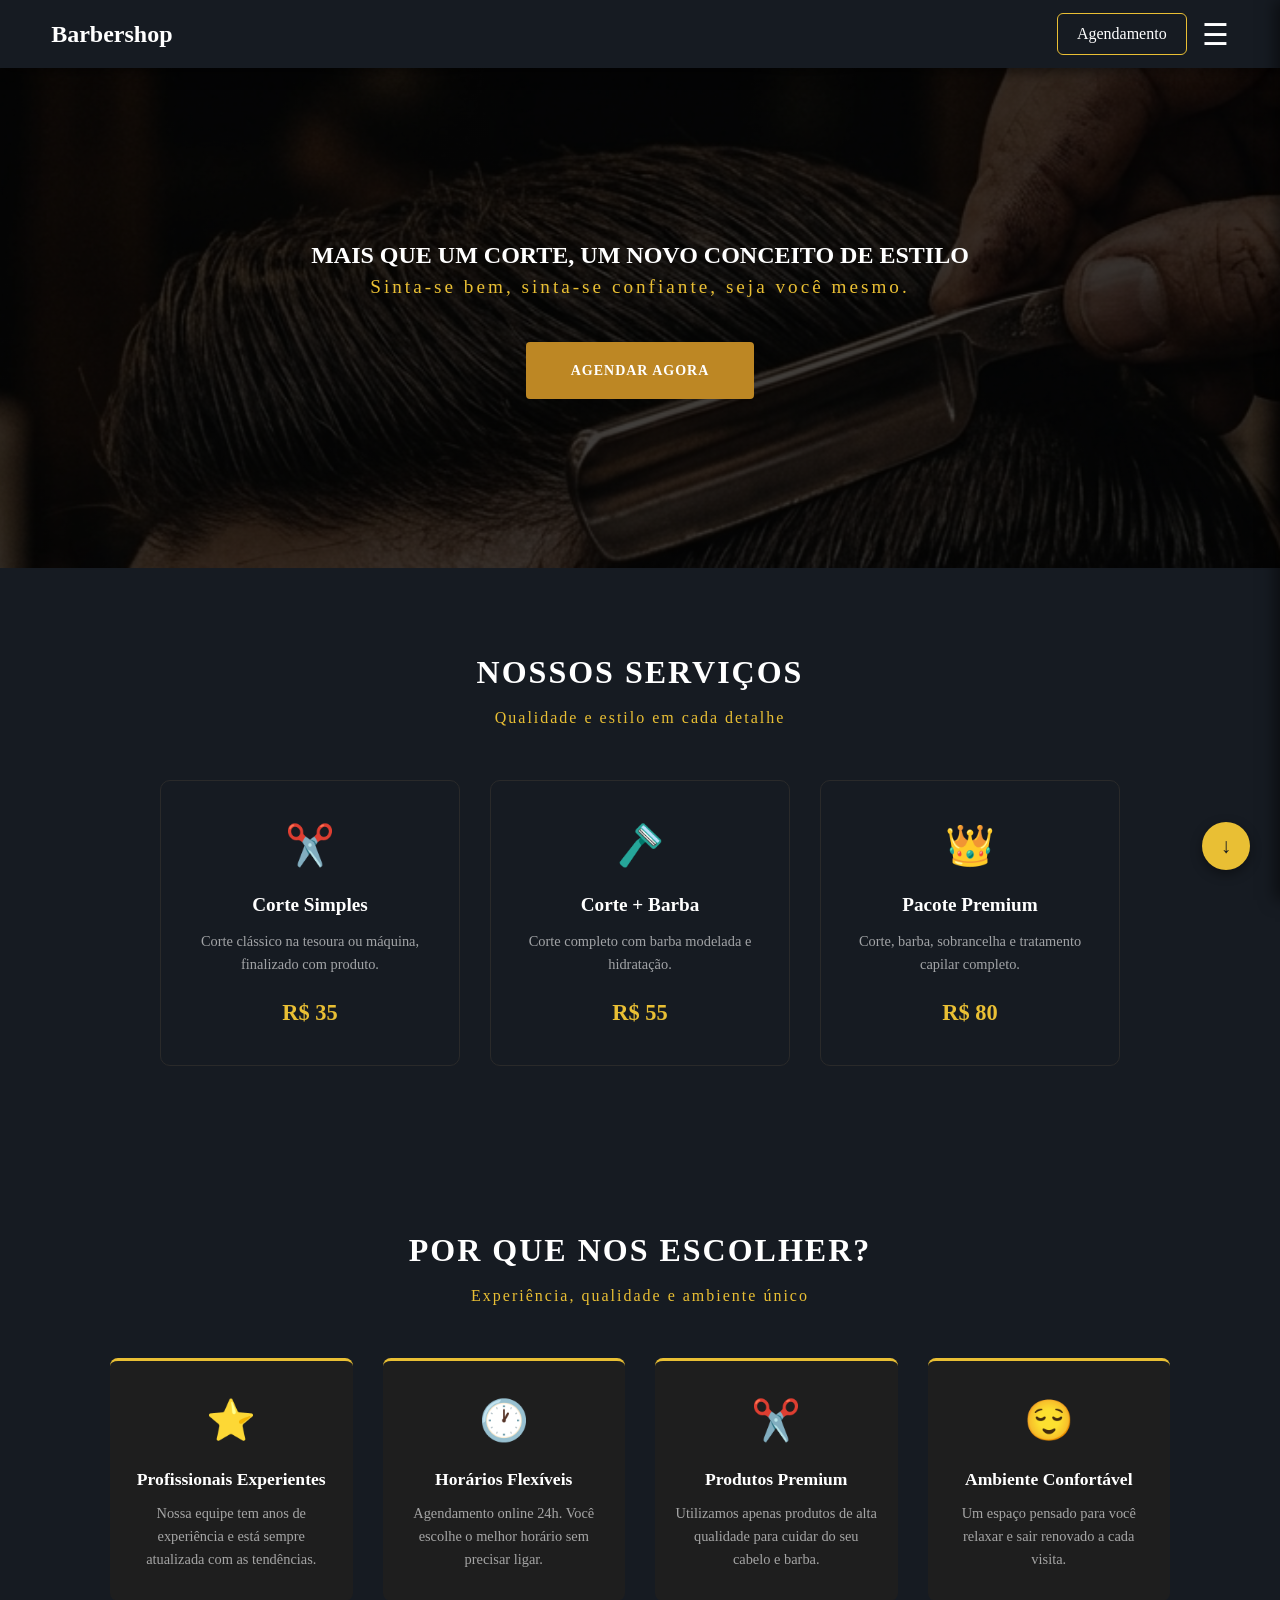
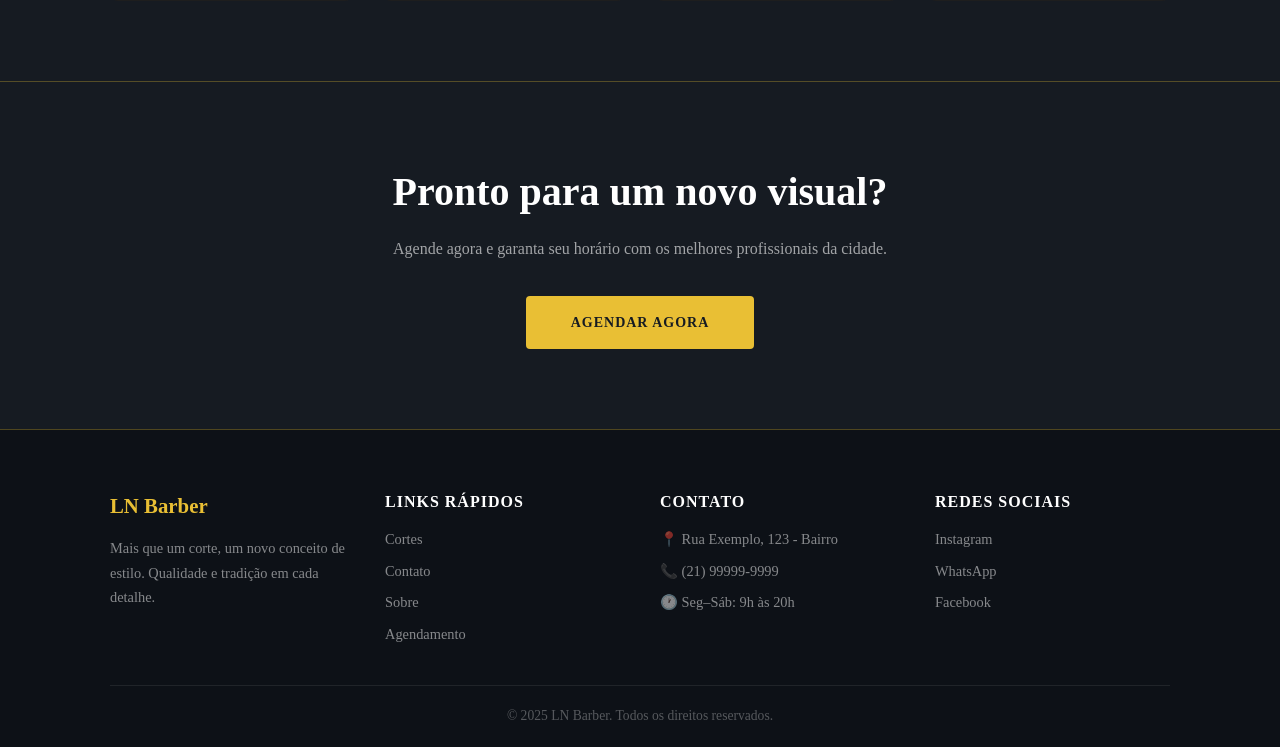
<file: index.html>
<!DOCTYPE html>
<html lang="pt-br">
<head>
    <meta charset="UTF-8">
    <meta name="viewport" content="width=device-width, initial-scale=1.0">
    <link rel="stylesheet" href="global.css">
    <title>LNBarber</title>
</head>
<body>
    <aside id="menu" class="menu">
        <div class="menu-header">
            <button id="fecharmenu" class="fecharmenu">
                ×
            </button>
        </div>

        <nav class="menu-links">
            <a href="agendamento.html">Agendamento</a>
            <a href="cortes.html">Cortes</a>
            <a href="contato.html">Contato</a>
            <a href="sobre.html">Sobre</a>
        </nav>
    </aside>
    <div id="overlay-menu" class="overlay-menu">
        
    </div>
    <header>
        <nav class="navbar">
            <a href="index.html"><h1 id="logo">Barbershop</h1></a>
            <div style="display: flex; align-items: center; gap: 15px;">
                <a class="agendamento" href="login.html">Agendamento</a>
                <button id="openMenu" class="btn-abrir-menu">☰</button>
            </div>
        </nav>
    </header>

    <main>
        <section class="hero">
            <div class="hero-content">
                <h2>MAIS QUE UM CORTE, UM NOVO CONCEITO DE ESTILO</h2>
                <p>Sinta-se bem, sinta-se confiante, seja você mesmo.</p>
                <a href="login.html" class="btn-agendar-hero">AGENDAR AGORA</a>
            </div>
        </section>

        <section class="servicos">
            <div class="container">
                <h2 class="titulo-secao">Nossos Serviços</h2>
                <p class="subtitulo-secao">Qualidade e estilo em cada detalhe</p>

                <div class="cards-servicos">

                <div class="card-servico">
                    <div class="card-icone">✂️</div>
                    <h3>Corte Simples</h3>
                    <p>Corte clássico na tesoura ou máquina, finalizado com produto.</p>
                    <span class="preco">R$ 35</span>
                </div>

                <div class="card-servico">
                    <div class="card-icone">🪒</div>
                    <h3>Corte + Barba</h3>
                    <p>Corte completo com barba modelada e hidratação.</p>
                    <span class="preco">R$ 55</span>
                </div>

                <div class="card-servico">
                    <div class="card-icone">👑</div>
                    <h3>Pacote Premium</h3>
                    <p>Corte, barba, sobrancelha e tratamento capilar completo.</p>
                    <span class="preco">R$ 80</span>
                </div>

                </div>
            </div>
        </section>

        <section class="diferenciais">
            <div class="container">
                <h2 class="titulo-secao">Por que nos escolher?</h2>
                <p class="subtitulo-secao">Experiência, qualidade e ambiente único</p>

                <div class="grid-diferenciais">

                <div class="diferencial-item">
                    <span class="diferencial-icone">⭐</span>
                    <h3>Profissionais Experientes</h3>
                    <p>Nossa equipe tem anos de experiência e está sempre atualizada com as tendências.</p>
                </div>

                <div class="diferencial-item">
                    <span class="diferencial-icone">🕐</span>
                    <h3>Horários Flexíveis</h3>
                    <p>Agendamento online 24h. Você escolhe o melhor horário sem precisar ligar.</p>
                </div>

                <div class="diferencial-item">
                    <span class="diferencial-icone">✂️</span>
                    <h3>Produtos Premium</h3>
                    <p>Utilizamos apenas produtos de alta qualidade para cuidar do seu cabelo e barba.</p>
                </div>

                <div class="diferencial-item">
                    <span class="diferencial-icone">😌</span>
                    <h3>Ambiente Confortável</h3>
                    <p>Um espaço pensado para você relaxar e sair renovado a cada visita.</p>
                </div>

                </div>
            </div>
        </section>

        <section class="cta">
            <div class="container">
                <h2>Pronto para um novo visual?</h2>
                <p>Agende agora e garanta seu horário com os melhores profissionais da cidade.</p>
                <a href="login.html" class="btn-cta">AGENDAR AGORA</a>
            </div>
        </section>
    </main>

    <footer class="rodape">
        <div class="container">

            <div class="rodape-grid">

            <div class="rodape-coluna">
                <h3>LN Barber</h3>
                <p>Mais que um corte, um novo conceito de estilo. Qualidade e tradição em cada detalhe.</p>
            </div>

            <div class="rodape-coluna">
                <h4>Links Rápidos</h4>
                <ul>
                <li><a href="cortes.html">Cortes</a></li>
                <li><a href="contato.html">Contato</a></li>
                <li><a href="sobre.html">Sobre</a></li>
                <li><a href="login.html">Agendamento</a></li>
                </ul>
            </div>

            <div class="rodape-coluna">
                <h4>Contato</h4>
                <ul>
                <li>📍 Rua Exemplo, 123 - Bairro</li>
                <li>📞 (21) 99999-9999</li>
                <li>🕐 Seg–Sáb: 9h às 20h</li>
                </ul>
            </div>

            <div class="rodape-coluna">
                <h4>Redes Sociais</h4>
                <div class="redes-sociais">
                <a href="#">Instagram</a>
                <a href="#">WhatsApp</a>
                <a href="#">Facebook</a>
                </div>
            </div>

            </div>

            <div class="rodape-bottom">
            <p>© 2025 LN Barber. Todos os direitos reservados.</p>
            </div>

        </div>
    </footer>

    <button id="btn-scroll" class="btn-scroll">↓</button>

    <script src="index.js"></script>
</body>
</html>
</file>
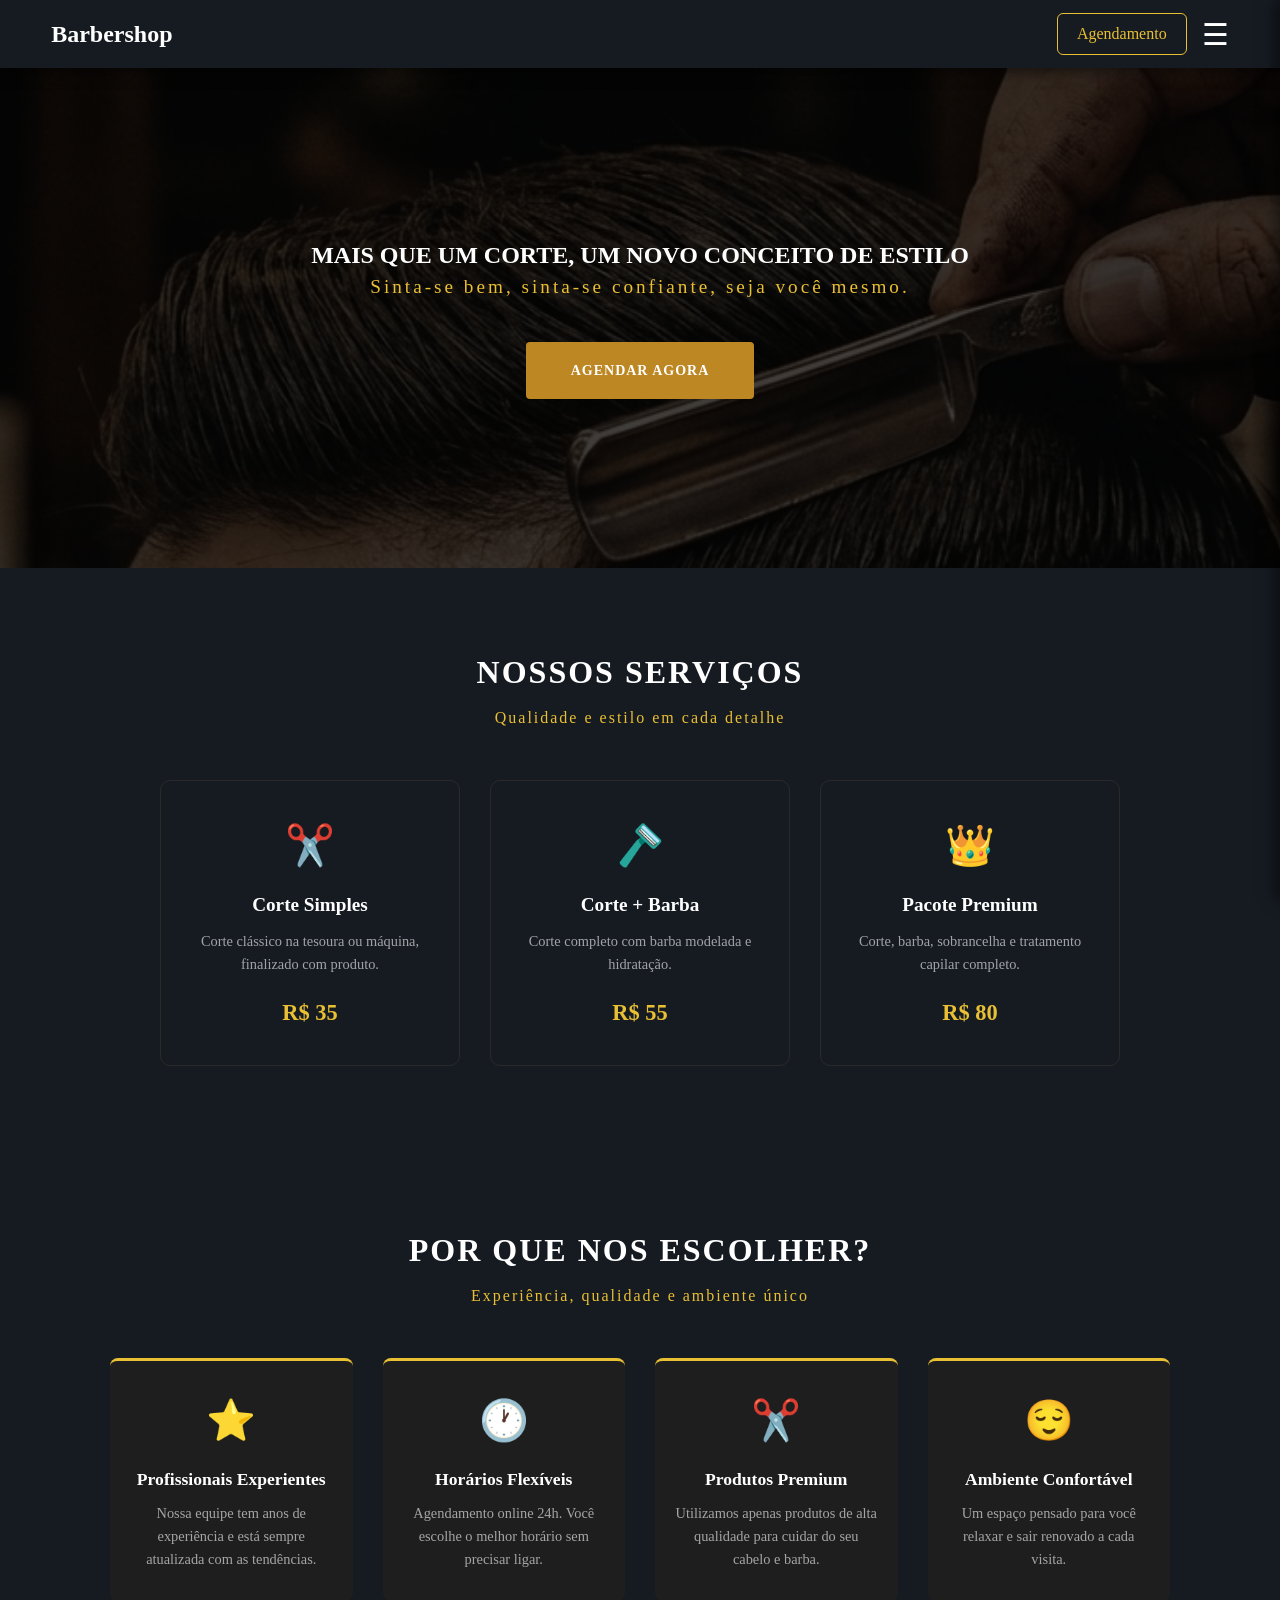
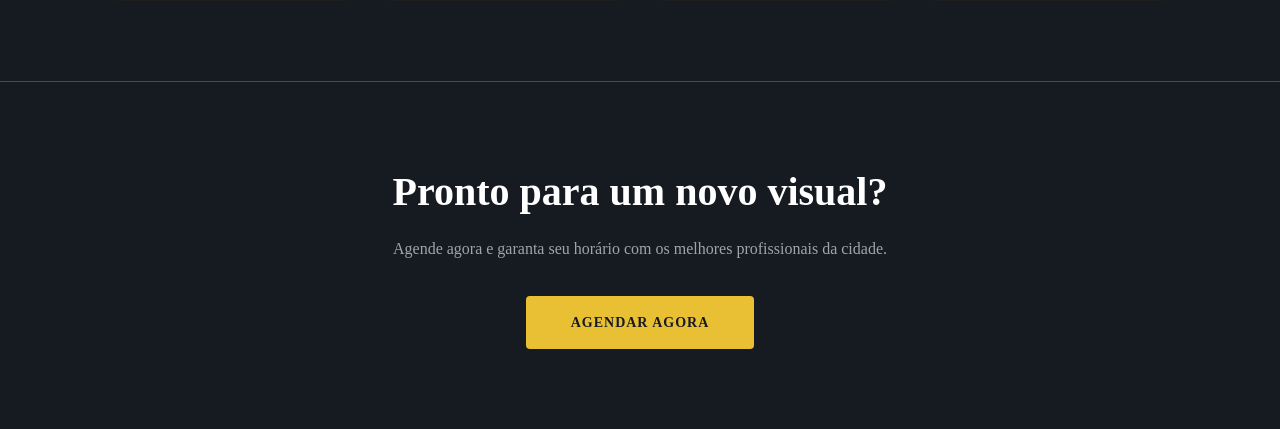
<file: front-end/index.html>
<!DOCTYPE html>
<html lang="pt-br">
<head>
    <meta charset="UTF-8">
    <meta name="viewport" content="width=device-width, initial-scale=1.0">
    <link rel="stylesheet" href="global.css">
    <title>LNBarber</title>
</head>
<body>
    <aside id="menu" class="menu">
        <div class="menu-header">
            <button id="fecharmenu" class="fecharmenu">
                ×
            </button>
        </div>

        <nav class="menu-links">
            <a href="agendamento.html">Agendamento</a>
            <a href="cortes.html">Cortes</a>
            <a href="contato.html">Contato</a>
            <a href="sobre.html">Sobre</a>
        </nav>
    </aside>
    <div id="overlay-menu" class="overlay-menu">
        
    </div>
    <header>
        <nav class="navbar">
            <h1 id="logo">Barbershop</h1>
            <div style="display: flex; align-items: center; gap: 15px;">
                <a class="agendamento" href="login.html">Agendamento</a>
                <button id="openMenu" class="btn-abrir-menu">☰</button>
            </div>
        </nav>
    </header>

    <main>
        <section class="hero">
            <div class="hero-content">
                <h2>MAIS QUE UM CORTE, UM NOVO CONCEITO DE ESTILO</h2>
                <p>Sinta-se bem, sinta-se confiante, seja você mesmo.</p>
                <a href="login.html" class="btn-agendar-hero">AGENDAR AGORA</a>
            </div>
        </section>

        <section class="servicos">
            <div class="container">
                <h2 class="titulo-secao">Nossos Serviços</h2>
                <p class="subtitulo-secao">Qualidade e estilo em cada detalhe</p>

                <div class="cards-servicos">

                <div class="card-servico">
                    <div class="card-icone">✂️</div>
                    <h3>Corte Simples</h3>
                    <p>Corte clássico na tesoura ou máquina, finalizado com produto.</p>
                    <span class="preco">R$ 35</span>
                </div>

                <div class="card-servico">
                    <div class="card-icone">🪒</div>
                    <h3>Corte + Barba</h3>
                    <p>Corte completo com barba modelada e hidratação.</p>
                    <span class="preco">R$ 55</span>
                </div>

                <div class="card-servico">
                    <div class="card-icone">👑</div>
                    <h3>Pacote Premium</h3>
                    <p>Corte, barba, sobrancelha e tratamento capilar completo.</p>
                    <span class="preco">R$ 80</span>
                </div>

                </div>
            </div>
        </section>

        <section class="diferenciais">
            <div class="container">
                <h2 class="titulo-secao">Por que nos escolher?</h2>
                <p class="subtitulo-secao">Experiência, qualidade e ambiente único</p>

                <div class="grid-diferenciais">

                <div class="diferencial-item">
                    <span class="diferencial-icone">⭐</span>
                    <h3>Profissionais Experientes</h3>
                    <p>Nossa equipe tem anos de experiência e está sempre atualizada com as tendências.</p>
                </div>

                <div class="diferencial-item">
                    <span class="diferencial-icone">🕐</span>
                    <h3>Horários Flexíveis</h3>
                    <p>Agendamento online 24h. Você escolhe o melhor horário sem precisar ligar.</p>
                </div>

                <div class="diferencial-item">
                    <span class="diferencial-icone">✂️</span>
                    <h3>Produtos Premium</h3>
                    <p>Utilizamos apenas produtos de alta qualidade para cuidar do seu cabelo e barba.</p>
                </div>

                <div class="diferencial-item">
                    <span class="diferencial-icone">😌</span>
                    <h3>Ambiente Confortável</h3>
                    <p>Um espaço pensado para você relaxar e sair renovado a cada visita.</p>
                </div>

                </div>
            </div>
        </section>

        <section class="cta">
            <div class="container">
                <h2>Pronto para um novo visual?</h2>
                <p>Agende agora e garanta seu horário com os melhores profissionais da cidade.</p>
                <a href="login.html" class="btn-cta">AGENDAR AGORA</a>
            </div>
        </section>
    </main>

    <script src="index.js"></script>
</body>
</html>
</file>
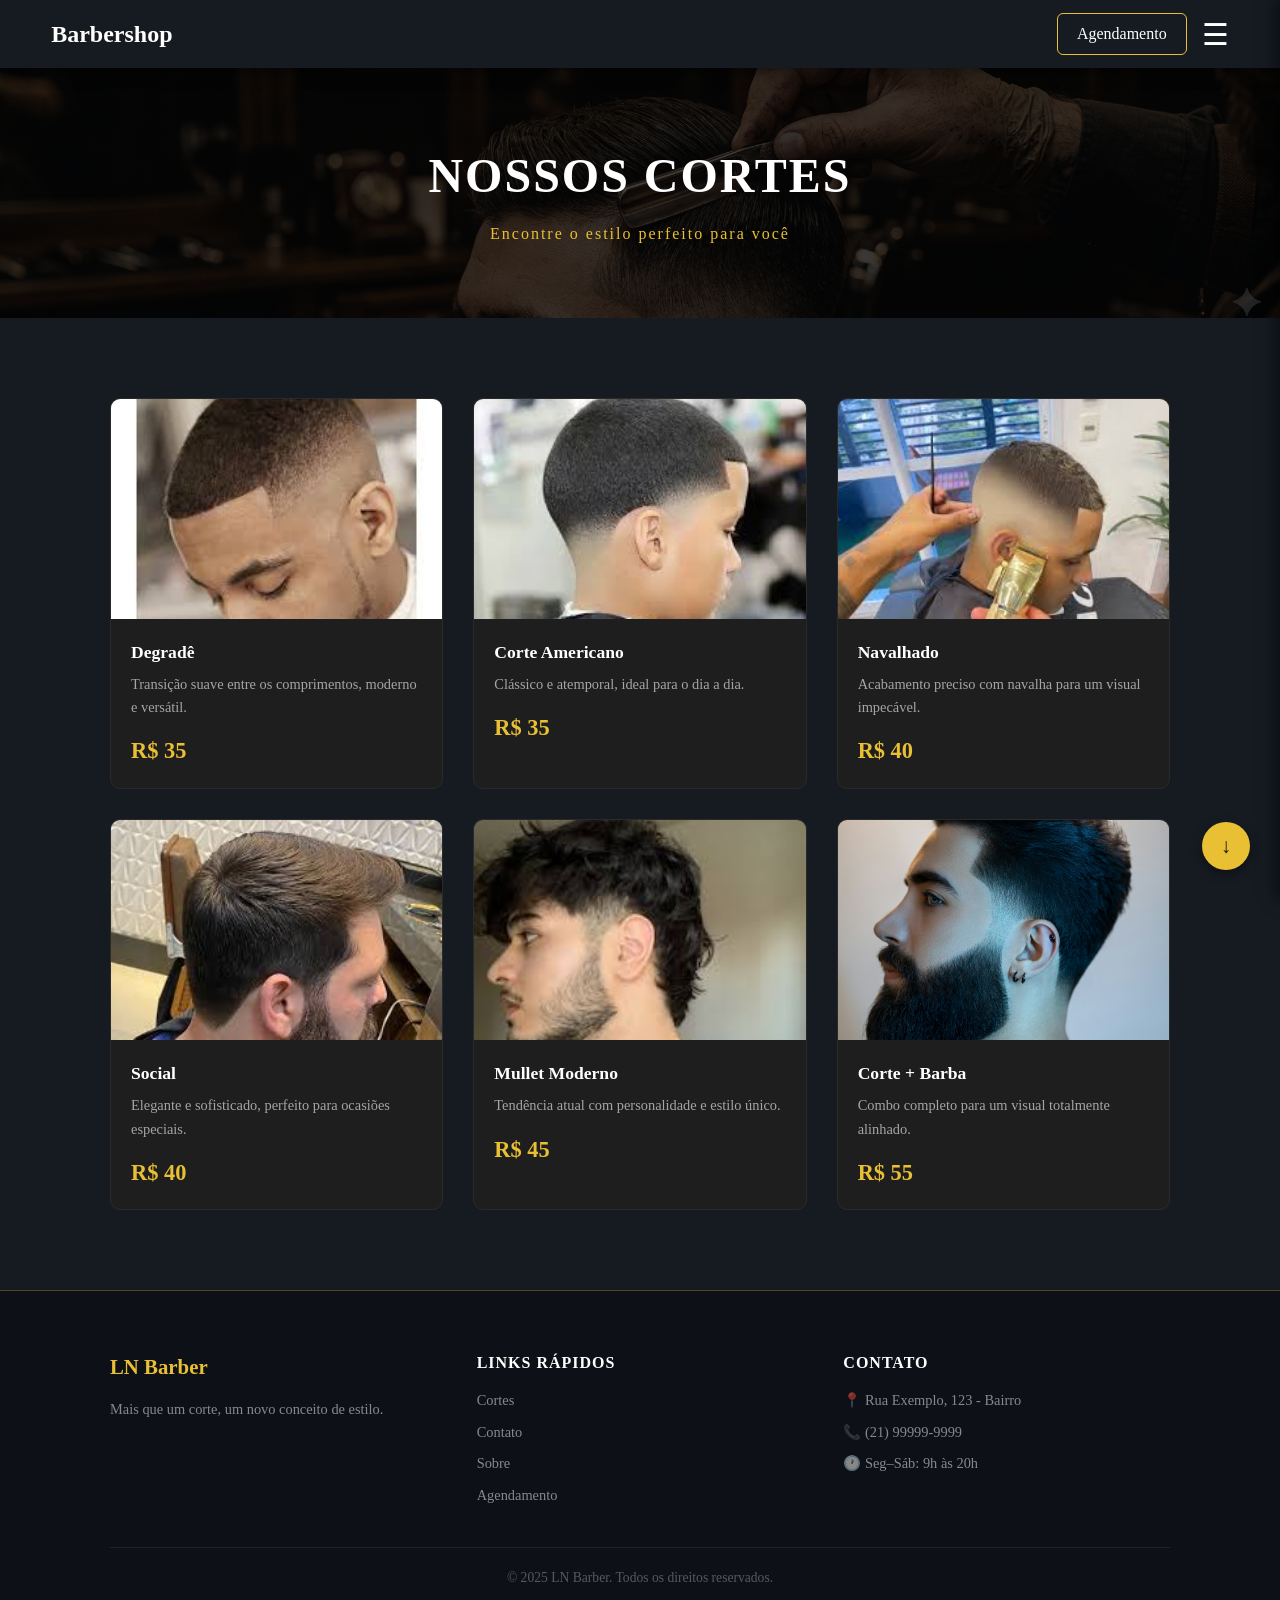
<file: cortes.html>
<!DOCTYPE html>
<html lang="pt-br">
<head>
    <meta charset="UTF-8">
    <meta name="viewport" content="width=device-width, initial-scale=1.0">
    <link rel="stylesheet" href="global.css">
    <link rel="stylesheet" href="cortes.css">
    <title>Cortes - LN Barber</title>
</head>
<body>

    <aside id="menu" class="menu">
        <div class="menu-header">
            <button id="fecharmenu" class="fecharmenu">×</button>
        </div>
        <nav class="menu-links">
            <a href="agendamento.html">Agendamento</a>
            <a href="cortes.html">Cortes</a>
            <a href="contato.html">Contato</a>
            <a href="sobre.html">Sobre</a>
        </nav>
    </aside>

    <div id="overlay-menu" class="overlay-menu"></div>

    <header>
        <nav class="navbar">
            <a href="index.html"><h1 id="logo">Barbershop</h1></a>
            <div style="display: flex; align-items: center; gap: 15px;">
                <a class="agendamento" href="login.html">Agendamento</a>
                <button id="openMenu" class="btn-abrir-menu">☰</button>
            </div>
        </nav>
    </header>

    <main>

        <section class="hero-pequeno">
            <div class="hero-pequeno-content">
                <h2>Nossos Cortes</h2>
                <p>Encontre o estilo perfeito para você</p>
            </div>
        </section>

        <section class="galeria">
            <div class="container">

                <div class="cards-cortes">

                    <div class="card-corte">
                        <img src="imagens/cortedegrade.jpg" alt="Corte Degradê">
                        <div class="card-corte-info">
                            <h3>Degradê</h3>
                            <p>Transição suave entre os comprimentos, moderno e versátil.</p>
                            <span class="preco">R$ 35</span>
                        </div>
                    </div>

                    <div class="card-corte">
                        <img src="imagens/corteamericano.jpg" alt="Corte Americano">
                        <div class="card-corte-info">
                            <h3>Corte Americano</h3>
                            <p>Clássico e atemporal, ideal para o dia a dia.</p>
                            <span class="preco">R$ 35</span>
                        </div>
                    </div>

                    <div class="card-corte">
                        <img src="imagens/cortenavalhado.jpg" alt="Corte Navalhado">
                        <div class="card-corte-info">
                            <h3>Navalhado</h3>
                            <p>Acabamento preciso com navalha para um visual impecável.</p>
                            <span class="preco">R$ 40</span>
                        </div>
                    </div>

                    <div class="card-corte">
                        <img src="imagens/cortesocial.jpg" alt="Corte Social">
                        <div class="card-corte-info">
                            <h3>Social</h3>
                            <p>Elegante e sofisticado, perfeito para ocasiões especiais.</p>
                            <span class="preco">R$ 40</span>
                        </div>
                    </div>

                    <div class="card-corte">
                        <img src="imagens/cortemullet.jpg" alt="Corte Mullet">
                        <div class="card-corte-info">
                            <h3>Mullet Moderno</h3>
                            <p>Tendência atual com personalidade e estilo único.</p>
                            <span class="preco">R$ 45</span>
                        </div>
                    </div>

                    <div class="card-corte">
                        <img src="imagens/corteebarba.jpg" alt="Corte + Barba">
                        <div class="card-corte-info">
                            <h3>Corte + Barba</h3>
                            <p>Combo completo para um visual totalmente alinhado.</p>
                            <span class="preco">R$ 55</span>
                        </div>
                    </div>

                </div>

            </div>
        </section>

    </main>

    <footer class="rodape">
        <div class="container">
            <div class="rodape-grid">
                <div class="rodape-coluna">
                    <h3>LN Barber</h3>
                    <p>Mais que um corte, um novo conceito de estilo.</p>
                </div>
                <div class="rodape-coluna">
                    <h4>Links Rápidos</h4>
                    <ul>
                        <li><a href="cortes.html">Cortes</a></li>
                        <li><a href="contato.html">Contato</a></li>
                        <li><a href="sobre.html">Sobre</a></li>
                        <li><a href="login.html">Agendamento</a></li>
                    </ul>
                </div>
                <div class="rodape-coluna">
                    <h4>Contato</h4>
                    <ul>
                        <li>📍 Rua Exemplo, 123 - Bairro</li>
                        <li>📞 (21) 99999-9999</li>
                        <li>🕐 Seg–Sáb: 9h às 20h</li>
                    </ul>
                </div>
            </div>
            <div class="rodape-bottom">
                <p>© 2025 LN Barber. Todos os direitos reservados.</p>
            </div>
        </div>
    </footer>

    <button id="btn-scroll" class="btn-scroll">↓</button>
    <script src="index.js"></script>

</body>
</html>
</file>
<file: global.css>
*{
    margin: 0;
    padding: 0;
    box-sizing: border-box;
}

body{
    background-color: rgb(53, 53, 53);
    color: white;
    display: flex;
    flex-direction: column;
    min-height: 100vh;
    line-height: 1.5;
}

html{
    scroll-behavior: smooth;
}

.navbar {
    background-color: #161b22;
    box-shadow: 0 4px 12px rgba(0, 0, 0, 0.5);
    display: flex;
    align-items: center;
    justify-content: space-between;
    padding: 13px 4%;
    width: 100%;
    position: sticky;
    top: 0;
    z-index: 1000;
}

.navbar a {
    color: white;
    text-decoration: none;
}

.agendamento{
    text-decoration: none;
    padding: 0.5rem 1.2rem;
    border: 1px solid rgb(233, 191, 52);
    border-radius: 6px;
    color: rgb(233, 191, 52);
}

.agendamento:hover {
    background-color: rgb(233, 191, 52);
    color: white;
}

.btn-abrir-menu {
    background: transparent;
    color: white;
    border: none;
    cursor: pointer;
    font-size: 30px;
}

.menu {
    position: fixed;
    top: 0;
    right: -300px; 
    width: 300px;
    height: 100vh;
    background-color: #101820;
    z-index: 5000;
    transition: 0.4s ease;
    padding: 20px;
    box-shadow: -5px 0 15px rgba(0,0,0,0.5);
}

.menu.active{
    right: 0;
}

.fecharmenu{
    background: transparent;
    border: none;
    color: white;
    font-size: 40px;
    cursor: pointer;
    float: right;
}

.menu-links{
    display: flex;
    flex-direction: column;
    gap: 20px;
    margin-top: 60px;
}

.menu-links a {
    color: white;
    text-decoration: none;
    font-size: 20px;
    font-weight: bold;
    border-bottom: 1px solid #1A2A38;
    padding-bottom: 10px;
}

.overlay-menu {
    position: fixed;
    top: 0;
    left: 0;
    width: 100%;
    height: 100%;
    background: rgba(0,0,0,0.8);
    display: none; 
    z-index: 4999;
}

.overlay-menu.active {
    display: block;
}

.hero {
    height: 500px; 
    
    /* caminho da imagem */
    background: linear-gradient(rgba(0, 0, 0, 0.75), rgba(0, 0, 0, 0.75)), 
                url('imagens/imagemprincipal.png'); 
    
    background-size: cover;
    background-position: center;
    background-attachment: fixed; /* Efeito Parallax suave */
    
    display: flex;
    justify-content: center;
    align-items: center;
    text-align: center;
    padding: 0 20px;
}

.hero-content h1 {
    font-size: clamp(1.8rem, 5vw, 3.5rem); /* Fonte responsiva */
    font-weight: 800;
    letter-spacing: 2px;
    margin-bottom: 15px;
    text-transform: uppercase;
}

.hero-content p {
    color: rgb(233, 191, 52); 
    font-size: clamp(0.9rem, 2vw, 1.2rem);
    letter-spacing: 3px;
    margin-bottom: 40px;
    font-weight: 500;
}

/* Botão central da Hero */
.btn-agendar-hero {
    background-color: #bd8724; 
    color: white;
    text-decoration: none;
    padding: 18px 45px;
    font-weight: bold;
    font-size: 14px;
    letter-spacing: 1px;
    border-radius: 4px;
    transition: all 0.3s ease;
    display: inline-block;
}

.btn-agendar-hero:hover {
    background-color: #eec147d5;
    transform: scale(1.05);
    box-shadow: 0 10px 20px rgba(0,0,0,0.3);
}

.container {
    max-width: 1100px;
    margin: 0 auto;
    padding: 0 20px;
}

.servicos {
    padding: 80px 0;
    background-color: #161b22;
}

.titulo-secao {
    text-align: center;
    font-size: 2rem;
    font-weight: 800;
    text-transform: uppercase;
    letter-spacing: 2px;
    margin-bottom: 10px;
}

.subtitulo-secao {
    text-align: center;
    color: rgb(233, 191, 52);
    letter-spacing: 2px;
    margin-bottom: 50px;
}

.cards-servicos {
    display: flex;
    gap: 30px;
    justify-content: center;
    flex-wrap: wrap; /* em telas pequenas os cards quebram pra baixo */
}

.card-servico {
    background-color: #161b22;
    border: 1px solid #2a2a2a;
    border-radius: 10px;
    padding: 35px 25px;
    text-align: center;
    flex: 1;
    min-width: 220px;
    max-width: 300px;
    transition: transform 0.3s ease, border-color 0.3s ease;
}

.card-servico:hover {
    transform: translateY(-8px);
    border-color: rgb(233, 191, 52);
}

.card-icone {
    font-size: 2.5rem;
    margin-bottom: 15px;
}

.card-servico h3 {
    font-size: 1.2rem;
    font-weight: 700;
    margin-bottom: 10px;
}

.card-servico p {
    color: rgba(255,255,255,0.6);
    font-size: 0.9rem;
    margin-bottom: 20px;
    line-height: 1.6;
}

.preco {
    color: rgb(233, 191, 52);
    font-size: 1.4rem;
    font-weight: 800;
}

.diferenciais {
    padding: 80px 0;
    background-color: #161b22;
}

.grid-diferenciais {
    display: grid;
    grid-template-columns: repeat(auto-fit, minmax(220px, 1fr));
    gap: 30px;
}

.diferencial-item {
    text-align: center;
    padding: 30px 20px;
    border-top: 3px solid rgb(233, 191, 52);
    background-color: #1e1e1e;
    border-radius: 8px;
    transition: transform 0.3s ease;
}

.diferencial-item:hover {
    transform: translateY(-5px);
}

.diferencial-icone {
    font-size: 2.5rem;
    display: block;
    margin-bottom: 15px;
}

.diferencial-item h3 {
    font-size: 1.1rem;
    font-weight: 700;
    margin-bottom: 10px;
}

.diferencial-item p {
    color: rgba(255, 255, 255, 0.6);
    font-size: 0.9rem;
    line-height: 1.6;
}

.cta {
    padding: 80px 20px;
    background-color: #161b22;
    text-align: center;
    border-top: 1px solid rgba(233, 191, 52, 0.3);
}

.cta h2 {
    font-size: clamp(1.5rem, 4vw, 2.5rem);
    font-weight: 800;
    margin-bottom: 15px;
}

.cta p {
    color: rgba(255, 255, 255, 0.6);
    font-size: 1rem;
    margin-bottom: 35px;
}

.btn-cta {
    background-color: rgb(233, 191, 52);
    color: #161b22;
    text-decoration: none;
    padding: 16px 45px;
    font-weight: 800;
    font-size: 14px;
    letter-spacing: 1px;
    border-radius: 4px;
    transition: all 0.3s ease;
    display: inline-block;
}

.btn-cta:hover {
    background-color: #bd8724;
    transform: scale(1.05);
}

.rodape {
    background-color: #0d1117;
    padding: 60px 0 0;
    border-top: 1px solid rgba(233, 191, 52, 0.3);
}

.rodape-grid {
    display: grid;
    grid-template-columns: repeat(auto-fit, minmax(180px, 1fr));
    gap: 40px;
    padding-bottom: 40px;
}

.rodape-coluna h3 {
    font-size: 1.3rem;
    font-weight: 800;
    color: rgb(233, 191, 52);
    margin-bottom: 15px;
}

.rodape-coluna h4 {
    font-size: 1rem;
    font-weight: 700;
    margin-bottom: 15px;
    text-transform: uppercase;
    letter-spacing: 1px;
}

.rodape-coluna p {
    color: rgba(255, 255, 255, 0.5);
    font-size: 0.9rem;
    line-height: 1.7;
}

.rodape-coluna ul {
    list-style: none;
    display: flex;
    flex-direction: column;
    gap: 10px;
}

.rodape-coluna ul li {
    color: rgba(255, 255, 255, 0.5);
    font-size: 0.9rem;
}

.rodape-coluna ul a {
    color: rgba(255, 255, 255, 0.5);
    text-decoration: none;
    transition: color 0.3s ease;
}

.rodape-coluna ul a:hover {
    color: rgb(233, 191, 52);
}

.redes-sociais {
    display: flex;
    flex-direction: column;
    gap: 10px;
}

.redes-sociais a {
    color: rgba(255, 255, 255, 0.5);
    text-decoration: none;
    font-size: 0.9rem;
    transition: color 0.3s ease;
}

.redes-sociais a:hover {
    color: rgb(233, 191, 52);
}

.rodape-bottom {
    border-top: 1px solid rgba(255, 255, 255, 0.08);
    padding: 20px 0;
    text-align: center;
}

.rodape-bottom p {
    color: rgba(255, 255, 255, 0.3);
    font-size: 0.85rem;
}

.btn-scroll {
    position: fixed;
    bottom: 30px;
    right: 30px;
    width: 48px;
    height: 48px;
    border-radius: 50%;
    background-color: rgb(233, 191, 52);
    color: #161b22;
    border: none;
    font-size: 1.3rem;
    cursor: pointer;
    z-index: 999;
    transition: all 0.3s ease;
    box-shadow: 0 4px 12px rgba(0, 0, 0, 0.4);
}

.btn-scroll:hover {
    transform: scale(1.1);
    background-color: #bd8724;
}
</file>
<file: front-end/global.css>
*{
    margin: 0;
    padding: 0;
    box-sizing: border-box;
}

body{
    background-color: rgb(53, 53, 53);
    color: white;
    display: flex;
    flex-direction: column;
    min-height: 100vh;
    line-height: 1.5;
}

html{
    scroll-behavior: smooth;
}

.navbar {
    background-color: #161b22;
    box-shadow: 0 4px 12px rgba(0, 0, 0, 0.5);
    display: flex;
    align-items: center;
    justify-content: space-between;
    padding: 13px 4%;
    width: 100%;
    position: sticky;
    top: 0;
    z-index: 1000;
}

.agendamento{
    text-decoration: none;
    padding: 0.5rem 1.2rem;
    border: 1px solid rgb(233, 191, 52);
    border-radius: 6px;
    color: rgb(233, 191, 52);
}

.agendamento:hover {
    background-color: rgb(233, 191, 52);
    color: white;
}

.btn-abrir-menu {
    background: transparent;
    color: white;
    border: none;
    cursor: pointer;
    font-size: 30px;
}

.menu {
    position: fixed;
    top: 0;
    right: -300px; 
    width: 300px;
    height: 100vh;
    background-color: #101820;
    z-index: 5000;
    transition: 0.4s ease;
    padding: 20px;
    box-shadow: -5px 0 15px rgba(0,0,0,0.5);
}

.menu.active{
    right: 0;
}

.fecharmenu{
    background: transparent;
    border: none;
    color: white;
    font-size: 40px;
    cursor: pointer;
    float: right;
}

.menu-links{
    display: flex;
    flex-direction: column;
    gap: 20px;
    margin-top: 60px;
}

.menu-links a {
    color: white;
    text-decoration: none;
    font-size: 20px;
    font-weight: bold;
    border-bottom: 1px solid #1A2A38;
    padding-bottom: 10px;
}

.overlay-menu {
    position: fixed;
    top: 0;
    left: 0;
    width: 100%;
    height: 100%;
    background: rgba(0,0,0,0.8);
    display: none; 
    z-index: 4999;
}

.overlay-menu.active {
    display: block;
}

.hero {
    height: 500px; 
    
    /* caminho da imagem */
    background: linear-gradient(rgba(0, 0, 0, 0.75), rgba(0, 0, 0, 0.75)), 
                url('imagens/imagemprincipal.png'); 
    
    background-size: cover;
    background-position: center;
    background-attachment: fixed; /* Efeito Parallax suave */
    
    display: flex;
    justify-content: center;
    align-items: center;
    text-align: center;
    padding: 0 20px;
}

.hero-content h1 {
    font-size: clamp(1.8rem, 5vw, 3.5rem); /* Fonte responsiva */
    font-weight: 800;
    letter-spacing: 2px;
    margin-bottom: 15px;
    text-transform: uppercase;
}

.hero-content p {
    color: rgb(233, 191, 52); 
    font-size: clamp(0.9rem, 2vw, 1.2rem);
    letter-spacing: 3px;
    margin-bottom: 40px;
    font-weight: 500;
}

/* Botão central da Hero */
.btn-agendar-hero {
    background-color: #bd8724; 
    color: white;
    text-decoration: none;
    padding: 18px 45px;
    font-weight: bold;
    font-size: 14px;
    letter-spacing: 1px;
    border-radius: 4px;
    transition: all 0.3s ease;
    display: inline-block;
}

.btn-agendar-hero:hover {
    background-color: #eec147d5;
    transform: scale(1.05);
    box-shadow: 0 10px 20px rgba(0,0,0,0.3);
}

.container {
    max-width: 1100px;
    margin: 0 auto;
    padding: 0 20px;
}

.servicos {
    padding: 80px 0;
    background-color: #161b22;
}

.titulo-secao {
    text-align: center;
    font-size: 2rem;
    font-weight: 800;
    text-transform: uppercase;
    letter-spacing: 2px;
    margin-bottom: 10px;
}

.subtitulo-secao {
    text-align: center;
    color: rgb(233, 191, 52);
    letter-spacing: 2px;
    margin-bottom: 50px;
}

.cards-servicos {
    display: flex;
    gap: 30px;
    justify-content: center;
    flex-wrap: wrap; /* em telas pequenas os cards quebram pra baixo */
}

.card-servico {
    background-color: #161b22;
    border: 1px solid #2a2a2a;
    border-radius: 10px;
    padding: 35px 25px;
    text-align: center;
    flex: 1;
    min-width: 220px;
    max-width: 300px;
    transition: transform 0.3s ease, border-color 0.3s ease;
}

.card-servico:hover {
    transform: translateY(-8px);
    border-color: rgb(233, 191, 52);
}

.card-icone {
    font-size: 2.5rem;
    margin-bottom: 15px;
}

.card-servico h3 {
    font-size: 1.2rem;
    font-weight: 700;
    margin-bottom: 10px;
}

.card-servico p {
    color: rgba(255,255,255,0.6);
    font-size: 0.9rem;
    margin-bottom: 20px;
    line-height: 1.6;
}

.preco {
    color: rgb(233, 191, 52);
    font-size: 1.4rem;
    font-weight: 800;
}

.diferenciais {
    padding: 80px 0;
    background-color: #161b22;
}

.grid-diferenciais {
    display: grid;
    grid-template-columns: repeat(auto-fit, minmax(220px, 1fr));
    gap: 30px;
}

.diferencial-item {
    text-align: center;
    padding: 30px 20px;
    border-top: 3px solid rgb(233, 191, 52);
    background-color: #1e1e1e;
    border-radius: 8px;
    transition: transform 0.3s ease;
}

.diferencial-item:hover {
    transform: translateY(-5px);
}

.diferencial-icone {
    font-size: 2.5rem;
    display: block;
    margin-bottom: 15px;
}

.diferencial-item h3 {
    font-size: 1.1rem;
    font-weight: 700;
    margin-bottom: 10px;
}

.diferencial-item p {
    color: rgba(255, 255, 255, 0.6);
    font-size: 0.9rem;
    line-height: 1.6;
}

.cta {
    padding: 80px 20px;
    background-color: #161b22;
    text-align: center;
    border-top: 1px solid rgba(233, 191, 52, 0.3);
}

.cta h2 {
    font-size: clamp(1.5rem, 4vw, 2.5rem);
    font-weight: 800;
    margin-bottom: 15px;
}

.cta p {
    color: rgba(255, 255, 255, 0.6);
    font-size: 1rem;
    margin-bottom: 35px;
}

.btn-cta {
    background-color: rgb(233, 191, 52);
    color: #161b22;
    text-decoration: none;
    padding: 16px 45px;
    font-weight: 800;
    font-size: 14px;
    letter-spacing: 1px;
    border-radius: 4px;
    transition: all 0.3s ease;
    display: inline-block;
}

.btn-cta:hover {
    background-color: #bd8724;
    transform: scale(1.05);
}
</file>
<file: cortes.css>
.hero-pequeno {
    height: 250px;
    background: linear-gradient(rgba(0, 0, 0, 0.75), rgba(0, 0, 0, 0.75)),
                url('imagens/imagemprincipal.png');
    background-size: cover;
    background-position: center;
    display: flex;
    justify-content: center;
    align-items: center;
    text-align: center;
}

.hero-pequeno-content h2 {
    font-size: clamp(1.8rem, 4vw, 3rem);
    font-weight: 800;
    text-transform: uppercase;
    letter-spacing: 2px;
    margin-bottom: 10px;
}

.hero-pequeno-content p {
    color: rgb(233, 191, 52);
    letter-spacing: 2px;
    font-size: 1rem;
}

.galeria {
    padding: 80px 0;
    background-color: #161b22;
}

.cards-cortes {
    display: grid;
    grid-template-columns: repeat(auto-fit, minmax(280px, 1fr));
    gap: 30px;
}

.card-corte {
    background-color: #1e1e1e;
    border-radius: 10px;
    overflow: hidden;
    border: 1px solid #2a2a2a;
    transition: transform 0.3s ease, border-color 0.3s ease;
}

.card-corte:hover {
    transform: translateY(-8px);
    border-color: rgb(233, 191, 52);
}

.card-corte img {
    width: 100%;
    height: 220px;
    object-fit: cover;
    display: block;
    object-position: center 30%;
}

.card-corte-info {
    padding: 20px;
}

.card-corte-info h3 {
    font-size: 1.1rem;
    font-weight: 700;
    margin-bottom: 8px;
}

.card-corte-info p {
    color: rgba(255, 255, 255, 0.6);
    font-size: 0.9rem;
    line-height: 1.6;
    margin-bottom: 15px;
}
</file>
